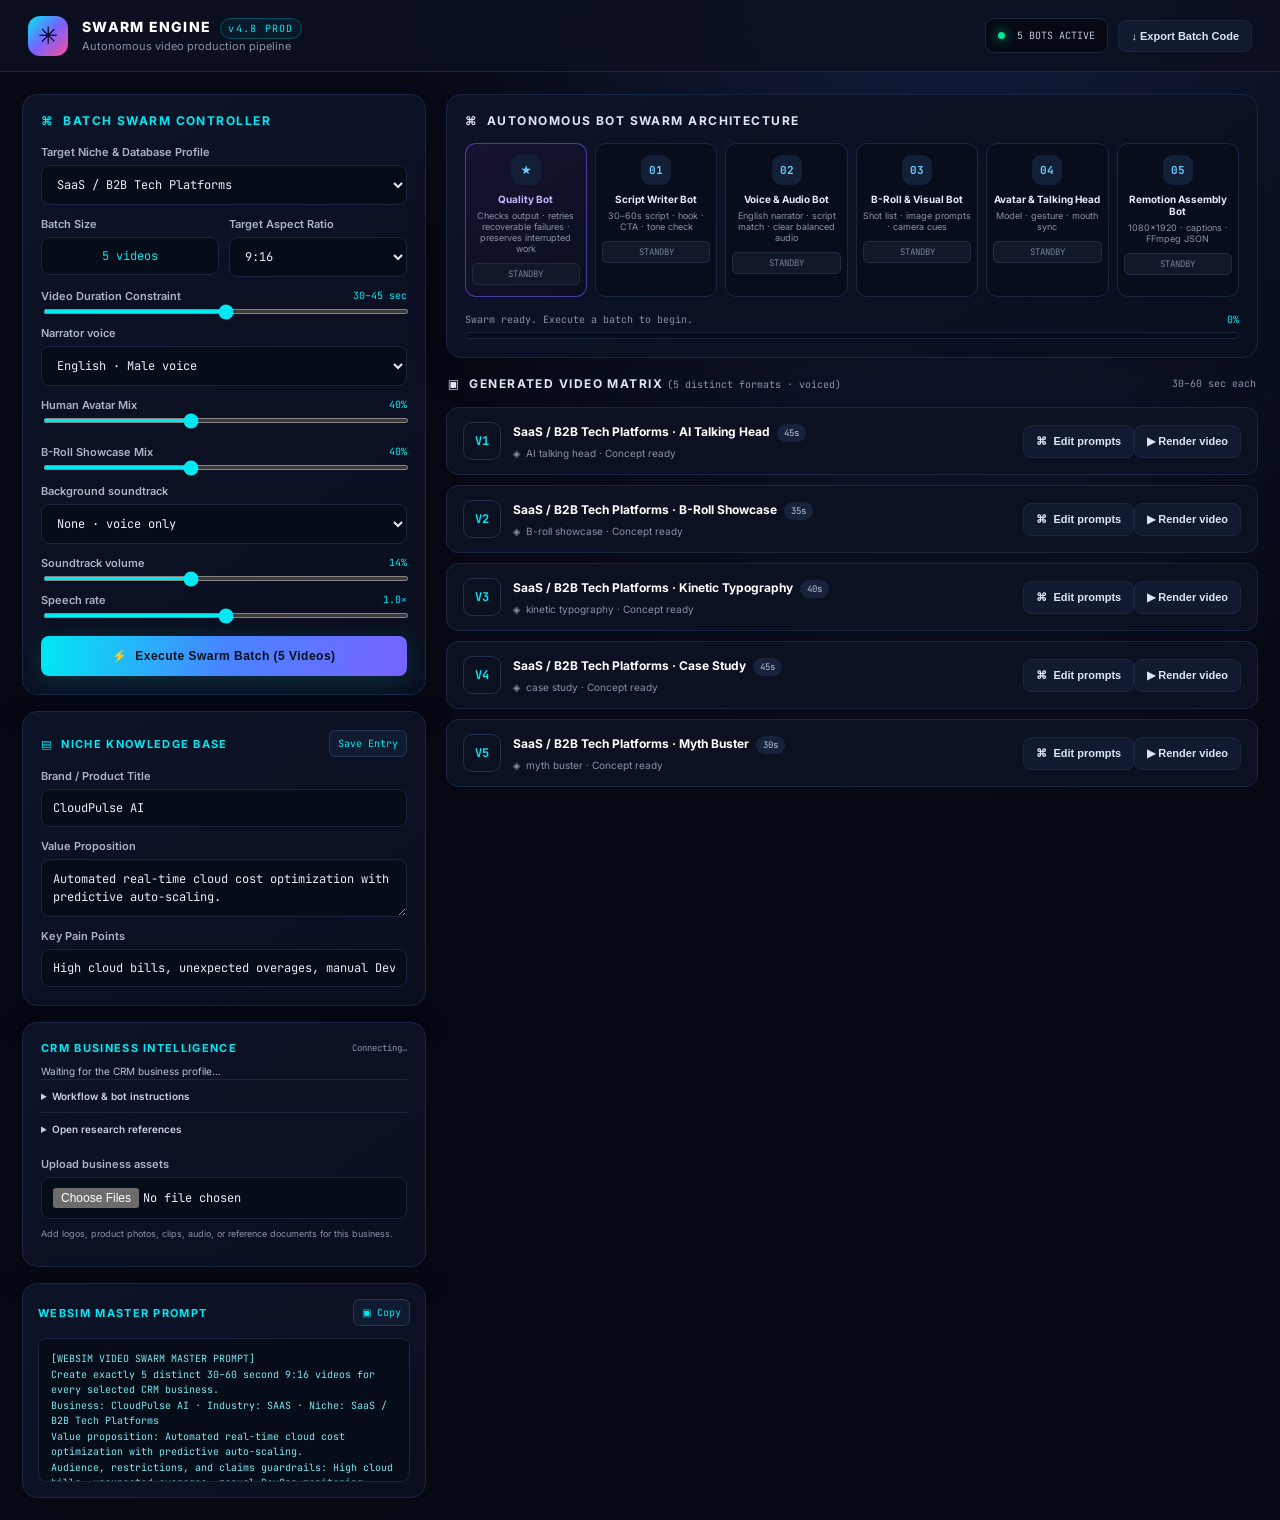
<file: goodfolk_crm_by_unhappysea7485191 (4)/swarm-engine-491.html>
<!doctype html>
<html lang="en">
<head>
  <meta charset="utf-8" />
  <meta name="viewport" content="width=device-width, initial-scale=1" />
  <meta name="theme-color" content="#060913" />
  <title>Swarm Engine</title>
  <link rel="preconnect" href="https://fonts.googleapis.com" />
  <link rel="preconnect" href="https://fonts.gstatic.com" crossorigin />
  <link href="https://fonts.googleapis.com/css2?family=Inter:wght@400;500;600;700;800&family=JetBrains+Mono:wght@400;500;700&display=swap" rel="stylesheet" />
  <link rel="stylesheet" href="styles.css" />
  <script type="module" src="swarm-engine-app-491.js"></script>
</head>
<body>
  <header class="topbar">
    <div class="brand"><div class="brand-mark">✳</div><div><div class="brand-title">SWARM ENGINE <span>v4.8 PROD</span></div><div class="brand-sub">Autonomous video production pipeline</div></div></div>
    <div class="top-actions"><div class="live"><i></i> 5 BOTS ACTIVE</div><button class="button muted" id="export-config">↓ <span>Export Batch Code</span></button></div>
  </header>
  <main class="workspace">
    <aside class="controls">
      <section class="panel control-panel">
        <h2>⌘ &nbsp;Batch Swarm Controller</h2>
        <label>Target Niche & Database Profile<select id="niche-select"></select></label>
        <div class="field-grid"><label>Batch Size<input value="5 videos" readonly /></label><label>Target Aspect Ratio<select id="aspect"><option>9:16</option><option>16:9</option><option>1:1</option></select></label></div>
        <label>Video Duration Constraint <strong id="duration-label">30–60 sec</strong><input id="duration" type="range" min="30" max="60" value="45" /></label>
        <label>Narrator voice<select id="voice-id"><option value="en-male">English · Male voice</option><option value="en-female">English · Female voice</option></select></label>
        <div class="ratio-control"><label>Human Avatar Mix <strong id="avatar-ratio-label">40%</strong><input id="avatar-ratio" type="range" min="0" max="100" step="20" value="40" /></label><label>B-Roll Showcase Mix <strong id="broll-ratio-label">40%</strong><input id="broll-ratio" type="range" min="0" max="100" step="20" value="40" /></label></div>
        <label>Background soundtrack<select id="soundtrack"><option value="none">None · voice only</option><option value="uploaded">Use uploaded CRM audio asset</option></select></label>
        <label>Soundtrack volume <strong id="music-volume-label">14%</strong><input id="music-volume" type="range" min="0" max="35" step="1" value="14" /></label>
        <label>Speech rate <strong id="speech-rate-label">1.0×</strong><input id="speech-rate" type="range" min="0.8" max="1.2" step="0.1" value="1" /></label>
        <button class="button primary" id="run-batch">⚡ &nbsp;Execute Swarm Batch <span>(5 Videos)</span></button>
      </section>
      <section class="panel">
        <div class="section-head"><h2>▤ &nbsp;Niche Knowledge Base</h2><button class="text-button" id="save-niche">Save Entry</button></div>
        <label>Brand / Product Title<input id="brand" /></label>
        <label>Value Proposition<textarea id="value-prop" rows="2"></textarea></label>
        <label>Key Pain Points<input id="pain-points" /></label>
      </section>
      <section class="panel crm-intelligence">
        <div class="section-head"><h2>CRM Business Intelligence</h2><span id="crm-link-status" class="link-status">Connecting…</span></div>
        <div id="crm-business-summary" class="business-summary">Waiting for the CRM business profile…</div>
        <details><summary>Workflow & bot instructions</summary><pre id="crm-workflow-context">CRM workflow instructions will appear here.</pre></details>
        <details><summary>Open research references</summary><div id="research-references" class="references">References will be collected when a batch starts.</div></details>
        <label>Upload business assets<input id="business-assets" type="file" accept="image/*,video/*,audio/*,.pdf" multiple /></label>
        <p class="asset-help">Add logos, product photos, clips, audio, or reference documents for this business.</p>
        <div id="asset-list" class="asset-list"></div>
      </section>
      <section class="panel prompt-panel"><div class="section-head"><h2>WebSim Master Prompt</h2><button class="text-button" id="copy-master">▣ Copy</button></div><pre id="master-prompt"></pre></section>
    </aside>
    <section class="results">
      <section class="panel pipeline">
        <h2>⌘ &nbsp;Autonomous Bot Swarm Architecture</h2>
        <div class="bot-grid" id="bot-grid"></div>
        <div class="progress-meta"><span id="progress-label">Swarm ready. Execute a batch to begin.</span><span id="progress-value">0%</span></div><div class="progress-track"><div id="progress-bar"></div></div>
      </section>
      <div class="matrix-head"><h2>▣ &nbsp;Generated Video Matrix <span>(5 distinct formats · voiced)</span></h2><span>30–60 sec each</span></div>
      <div id="video-cards" class="video-cards"></div>
    </section>
  </main>
<div id="prompt-modal" class="modal hidden" role="dialog" aria-modal="true" aria-labelledby="modal-title"><div class="modal-card"><div class="modal-head"><h2 id="modal-title">Execution Prompts</h2><button id="close-modal" class="close">×</button></div><nav class="tabs"><button data-tab="script">Script & SSML</button><button data-tab="visuals">Visual Prompts</button><button data-tab="avatar">Avatar Cues</button><button data-tab="render">Render JSON</button></nav><div class="modal-body"><div class="modal-toolbar"><span class="edit-hint">Editable prompt · saves for this business</span><button class="button muted" id="copy-current">▣ Copy Current View</button></div><textarea id="modal-output" spellcheck="false" aria-label="Edit video prompt"></textarea></div></div></div>
  <div id="toast" class="toast" role="status"></div>
</body>
</html>
</file>
<file: goodfolk_crm_by_unhappysea7485191 (4)/styles.css>
:root{color-scheme:dark;--bg:#060913;--surface:#0b1021;--surface2:#101831;--line:#1a2542;--text:#e5eaf3;--muted:#8792a8;--cyan:#00e8f2;--green:#00e59a;--purple:#7862ff}*{box-sizing:border-box}body{margin:0;background:radial-gradient(ellipse at 75% -20%,#162044 0,transparent 45%),var(--bg);color:var(--text);font:14px Inter,system-ui,sans-serif;min-height:100vh}.topbar{height:72px;padding:0 28px;border-bottom:1px solid var(--line);background:#0b1021e8;backdrop-filter:blur(14px);display:flex;justify-content:space-between;align-items:center;position:sticky;top:0;z-index:3}.brand,.top-actions,.section-head,.matrix-head,.progress-meta{display:flex;align-items:center;justify-content:space-between;gap:14px}.brand{justify-content:flex-start}.brand-mark{width:40px;height:40px;display:grid;place-items:center;border-radius:12px;background:linear-gradient(135deg,var(--cyan),#7862ff,#ff4d9a);font-size:24px;color:#030713}.brand-title{font-size:14px;font-weight:800;letter-spacing:.09em;color:#fff}.brand-title span{font:10px 'JetBrains Mono',monospace;color:var(--cyan);border:1px solid #00e8f244;background:#00e8f20d;border-radius:99px;padding:3px 7px;margin-left:5px}.brand-sub{font-size:11px;color:var(--muted);margin-top:4px}.top-actions{gap:10px}.live{font:10px 'JetBrains Mono',monospace;color:#b9c5d8;border:1px solid var(--line);background:#060913;padding:10px 12px;border-radius:9px}.live i{display:inline-block;width:7px;height:7px;background:var(--green);border-radius:50%;margin-right:6px;box-shadow:0 0 12px #00e59a}.workspace{width:min(1600px,100%);margin:auto;padding:22px;display:grid;grid-template-columns:minmax(290px, .82fr) minmax(0,1.65fr);gap:20px}.controls,.results{display:flex;flex-direction:column;gap:16px}.panel{background:linear-gradient(145deg,#0c1327,#0a0f1f);border:1px solid var(--line);border-radius:15px;padding:18px;box-shadow:0 12px 40px #0002}.panel h2,.matrix-head h2{font-size:12px;text-transform:uppercase;letter-spacing:.12em;margin:0;color:#dce5f4}.control-panel h2,.section-head h2{color:var(--cyan)}.control-panel h2{margin-bottom:17px}.panel label{display:block;color:#a9b4c6;font-size:11px;font-weight:600;margin:12px 0 0}.field-grid{display:grid;grid-template-columns:1fr 1fr;gap:10px}.panel input,.panel select,.panel textarea{display:block;width:100%;margin-top:6px;padding:10px 11px;border:1px solid var(--line);border-radius:8px;background:#070c19;color:#e6edf8;outline:0;font:12px 'JetBrains Mono',monospace}.panel input:focus,.panel select:focus,.panel textarea:focus{border-color:#00e8f288;box-shadow:0 0 0 2px #00e8f211}.panel input[readonly]{color:var(--cyan);text-align:center}.panel textarea{resize:vertical;line-height:1.5}.panel label strong{float:right;color:var(--cyan);font:10px 'JetBrains Mono',monospace}.panel input[type=range]{padding:0;accent-color:var(--cyan);height:5px}.button{border:1px solid var(--line);border-radius:8px;padding:9px 12px;color:#dce5f4;background:#111a31;font-weight:600;font-size:11px;cursor:pointer;transition:.2s}.button:hover{filter:brightness(1.2);transform:translateY(-1px)}.button.muted{background:#121a30}.button.primary{display:block;width:100%;margin-top:18px;padding:13px 10px;background:linear-gradient(100deg,#00e8f2,#4785ff,#7862ff);color:#031019;border:0;font-weight:800;font-size:12px;letter-spacing:.04em;box-shadow:0 5px 26px #00e8f226}.button.primary:disabled{opacity:.7;cursor:wait;transform:none}.text-button{border:1px solid #263654;color:var(--cyan);background:#101a30;border-radius:6px;padding:6px 8px;font:10px 'JetBrains Mono',monospace;cursor:pointer}.section-head h2{font-size:11px}.section-head{margin-bottom:8px}.prompt-panel{padding:15px}.prompt-panel pre{white-space:pre-wrap;max-height:144px;overflow:auto;margin:12px 0 0;padding:12px;background:#070c19;border:1px solid var(--line);border-radius:9px;color:#77e7ee;font:10px/1.55 'JetBrains Mono',monospace}.pipeline h2{margin-bottom:15px}.bot-grid{display:grid;grid-template-columns:repeat(6,1fr);gap:8px}.bot{background:#080d1b;border:1px solid var(--line);border-radius:11px;text-align:center;padding:11px 6px;transition:.3s}.bot-number{width:30px;height:30px;display:grid;place-items:center;margin:0 auto 8px;border-radius:9px;background:#131e37;color:#67cbff;font:700 11px 'JetBrains Mono',monospace}.bot h3{font-size:10px;margin:0;color:#e2e9f4}.bot p{font-size:9px;color:var(--muted);margin:5px 0 9px}.bot-status{font:9px 'JetBrains Mono',monospace;color:#778198;background:#111829;border:1px solid #202b42;padding:4px;border-radius:5px}.bot.active{border-color:var(--cyan);box-shadow:0 0 18px #00e8f222;animation:pulse 1.6s infinite}.bot.active .bot-status{color:var(--cyan);border-color:#00e8f255}.bot.done{border-color:#00e59a66}.bot.done .bot-status{color:var(--green)}@keyframes pulse{50%{box-shadow:0 0 22px #00e8f233}}.progress-meta{margin:16px 0 6px;font:10px 'JetBrains Mono',monospace;color:var(--muted)}.progress-meta span:first-child{overflow:hidden;text-overflow:ellipsis;white-space:nowrap}.progress-meta span:last-child{color:var(--cyan)}.progress-track{height:7px;border:1px solid var(--line);border-radius:99px;background:#070c19;overflow:hidden}.progress-track div{height:100%;width:0;background:linear-gradient(90deg,var(--cyan),#5286ff,#fc4a99);transition:width .25s}.matrix-head{padding:2px 2px 0}.matrix-head h2 span,.matrix-head>span{font:10px 'JetBrains Mono',monospace;color:var(--muted);letter-spacing:0;text-transform:none}.video-cards{display:flex;flex-direction:column;gap:10px}.video-card{display:flex;justify-content:space-between;align-items:center;gap:12px;background:#0b1121;border:1px solid var(--line);border-radius:12px;padding:14px 16px;transition:.2s}.video-card:hover{border-color:#00e8f255}.video-info{display:flex;align-items:center;gap:12px;min-width:0}.video-index{width:38px;height:38px;display:grid;place-items:center;flex-shrink:0;border:1px solid #21304c;border-radius:9px;color:var(--cyan);font:700 12px 'JetBrains Mono',monospace}.video-title{font-weight:700;font-size:12px;color:white}.duration-tag{display:inline-block;margin-left:7px;background:#18233b;color:#b8c4d8;padding:3px 7px;border-radius:99px;font:9px 'JetBrains Mono',monospace}.video-style{color:var(--muted);font-size:10px;margin-top:5px}.video-actions{flex-shrink:0}.modal{position:fixed;inset:0;z-index:5;background:#02040bd9;backdrop-filter:blur(9px);display:grid;place-items:center;padding:16px}.hidden{display:none!important}.modal-card{width:min(850px,100%);max-height:90vh;display:flex;flex-direction:column;overflow:hidden;background:#0b1121;border:1px solid #233151;border-radius:16px;box-shadow:0 24px 90px #0009}.modal-head{display:flex;align-items:center;justify-content:space-between;padding:16px 20px;border-bottom:1px solid var(--line)}.modal-head h2{color:var(--cyan);font-size:13px;margin:0}.close{border:0;background:none;color:#aeb9ca;font-size:25px;cursor:pointer}.tabs{display:flex;gap:7px;padding:12px 18px;border-bottom:1px solid var(--line);overflow:auto}.tabs button{white-space:nowrap;padding:8px 10px;border:1px solid var(--line);border-radius:7px;background:#121a30;color:#b4bfd1;font:10px 'JetBrains Mono',monospace;cursor:pointer}.tabs button.selected{background:var(--cyan);color:#031019;font-weight:700;border-color:var(--cyan)}.modal-body{padding:16px 20px 20px;overflow:auto}.modal-toolbar{display:flex;justify-content:flex-end;margin-bottom:9px}.modal-body pre{white-space:pre-wrap;overflow-wrap:anywhere;min-height:260px;margin:0;padding:16px;background:#060b17;border:1px solid var(--line);border-radius:10px;color:#d5e0ed;font:11px/1.7 'JetBrains Mono',monospace}.toast{position:fixed;right:20px;bottom:20px;padding:11px 15px;background:#16253a;border:1px solid #00e8f255;color:#c9f9fa;border-radius:9px;font-size:12px;opacity:0;transform:translateY(8px);transition:.2s;pointer-events:none}.toast.show{opacity:1;transform:none}@media(max-width:900px){.workspace{grid-template-columns:1fr;padding:14px}.controls{display:grid;grid-template-columns:1fr 1fr;align-items:start}.control-panel{grid-row:span 2}.topbar{padding:0 16px}.bot-grid{grid-template-columns:repeat(6,minmax(0,1fr))}}@media(max-width:600px){.topbar{height:64px}.brand-sub{display:none}.brand-mark{width:34px;height:34px}.brand-title{font-size:12px}.live{font-size:0;padding:10px}.live i{margin:0}.top-actions{gap:7px}.top-actions .button{padding:9px}.top-actions .button span{display:none}.workspace{padding:10px}.controls{display:flex}.panel{padding:15px}.bot-grid{grid-template-columns:repeat(2,1fr)}.bot:last-child{grid-column:span 2}.video-card{align-items:flex-start;flex-direction:column}.video-actions{width:100%}.video-actions .button{width:100%}.matrix-head{align-items:flex-start}.matrix-head h2{line-height:1.6}}
.crm-intelligence details{border-top:1px solid var(--line);padding:10px 0;color:#b4bfd1;font-size:10px}.crm-intelligence summary{cursor:pointer;color:#c8d3e3;font-weight:600}.crm-intelligence details pre{white-space:pre-wrap;max-height:190px;overflow:auto;margin:8px 0 0;padding:10px;background:#070c19;border-radius:7px;color:#a9c8d6;font:9px/1.55 'JetBrains Mono',monospace}.link-status{color:var(--muted);font:9px 'JetBrains Mono',monospace}.link-status.connected{color:var(--green)}.business-summary{color:#b6c2d2;font-size:10px;line-height:1.6}.asset-help,.edit-hint{color:var(--muted);font-size:9px}.asset-list{display:flex;flex-direction:column;gap:5px}.asset-item{display:flex;justify-content:space-between;gap:8px;padding:6px 8px;background:#070c19;border:1px solid var(--line);border-radius:6px;font-size:9px;color:#c6d1df}.asset-item a{color:var(--cyan);text-decoration:none}.modal-body #modal-output{display:block;width:100%;min-height:300px;resize:vertical;overflow-wrap:anywhere;white-space:pre-wrap;overflow:auto;margin:0;padding:16px;background:#060b17;border:1px solid var(--line);border-radius:10px;color:#d5e0ed;font:11px/1.7 'JetBrains Mono',monospace}
.video-preview{width:min(100%,260px);max-height:360px;aspect-ratio:9/16;object-fit:contain;background:#02050b;border:1px solid var(--line);border-radius:10px}.video-card{flex-wrap:wrap}.video-actions{flex-wrap:wrap}
.ratio-control{display:grid;grid-template-columns:1fr;gap:8px}.video-preview{display:block}
.bot-grid{grid-template-columns:repeat(6,minmax(0,1fr))}.bot.quality-bot{border-color:#7862ff88;background:linear-gradient(145deg,#161331,#0a0f1f)}.bot.quality-bot h3{color:#c2b8ff}.bot.error{border-color:#ff5577}.bot.error .bot-status{color:#ff8197;border-color:#ff557755}
</file>
